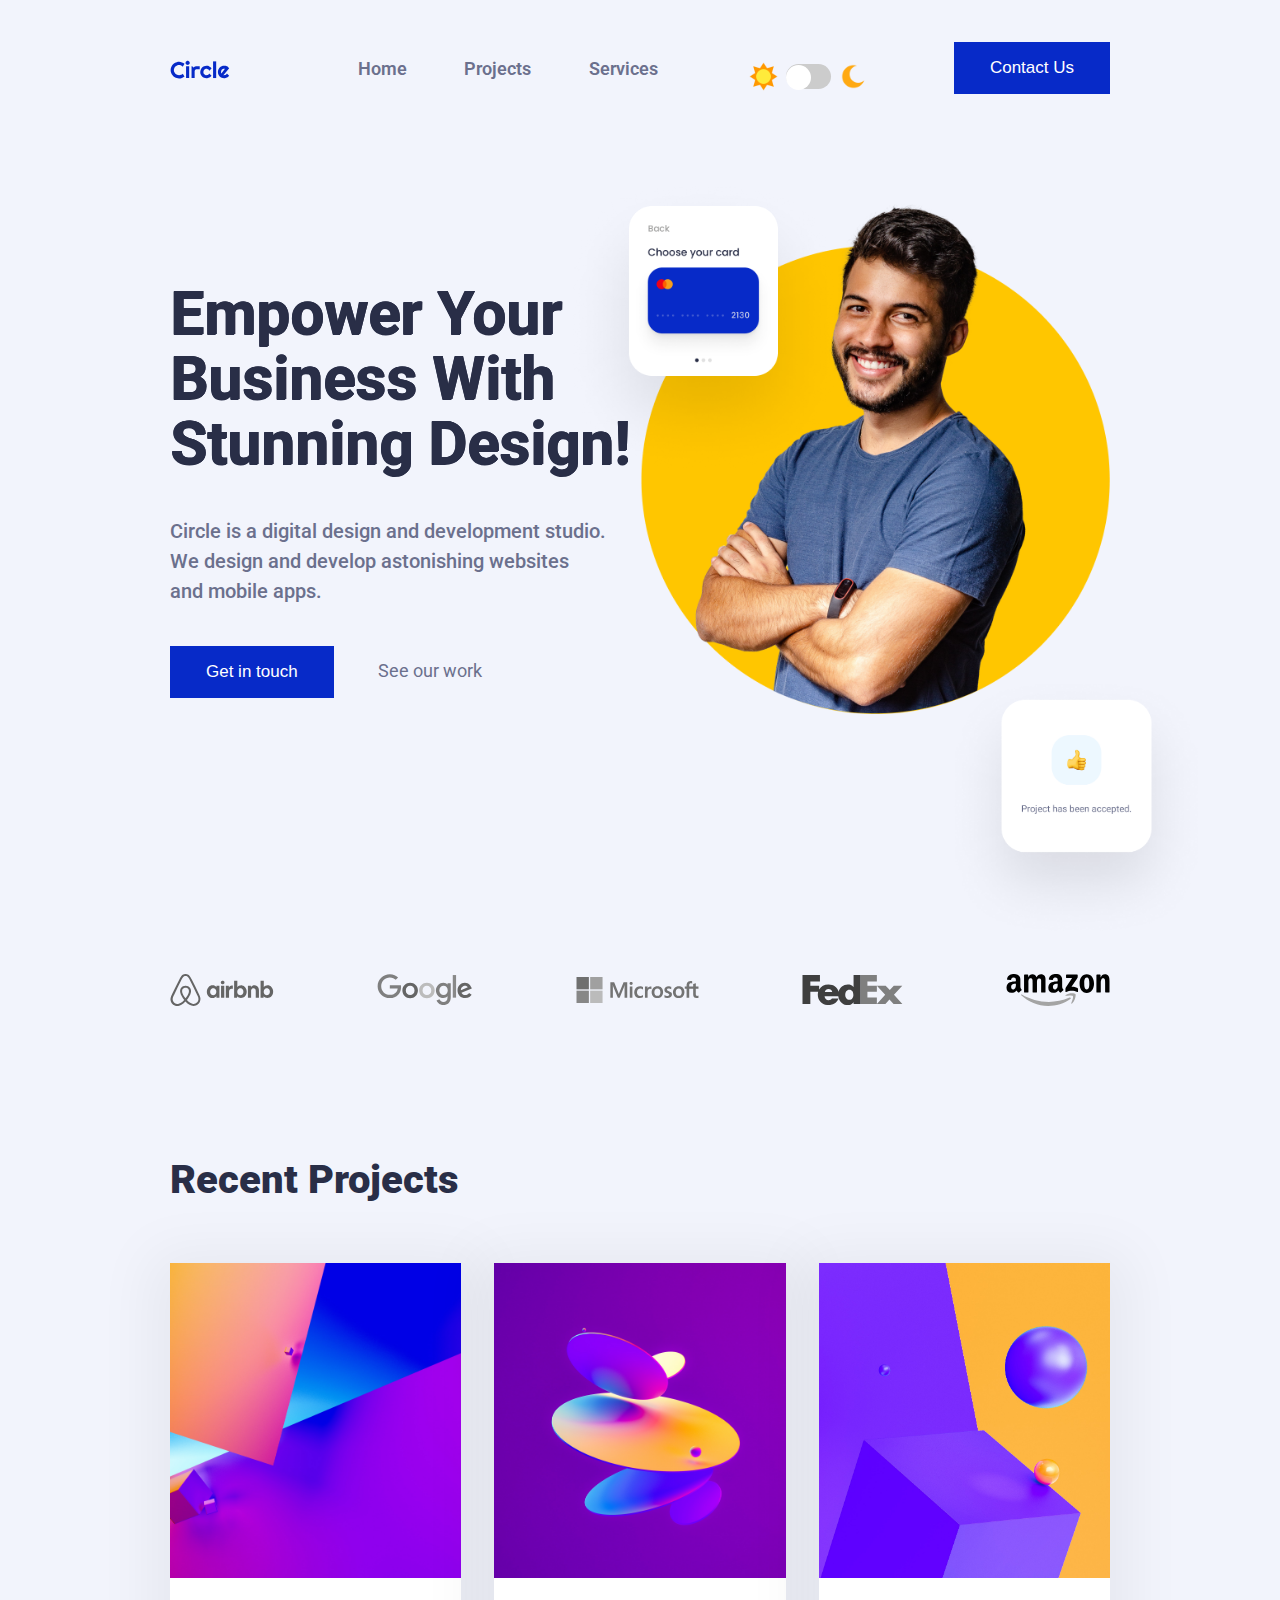
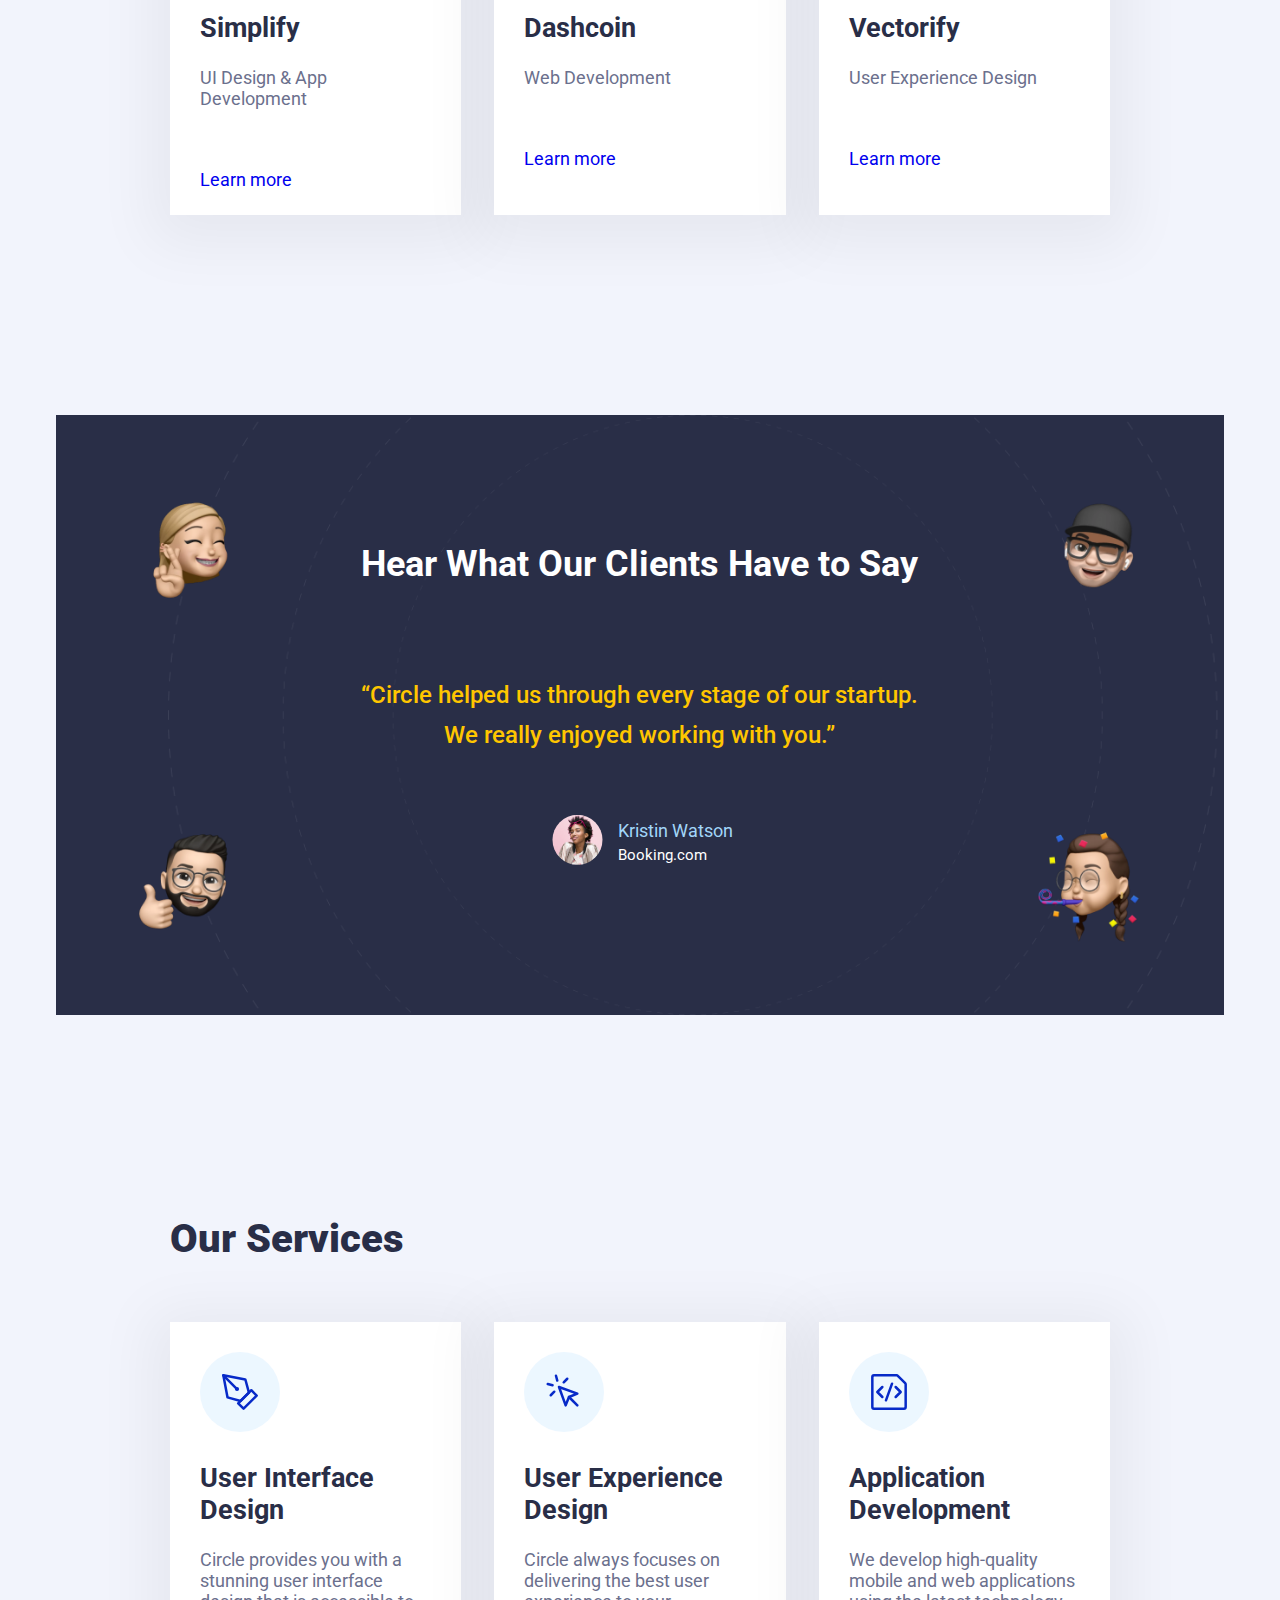
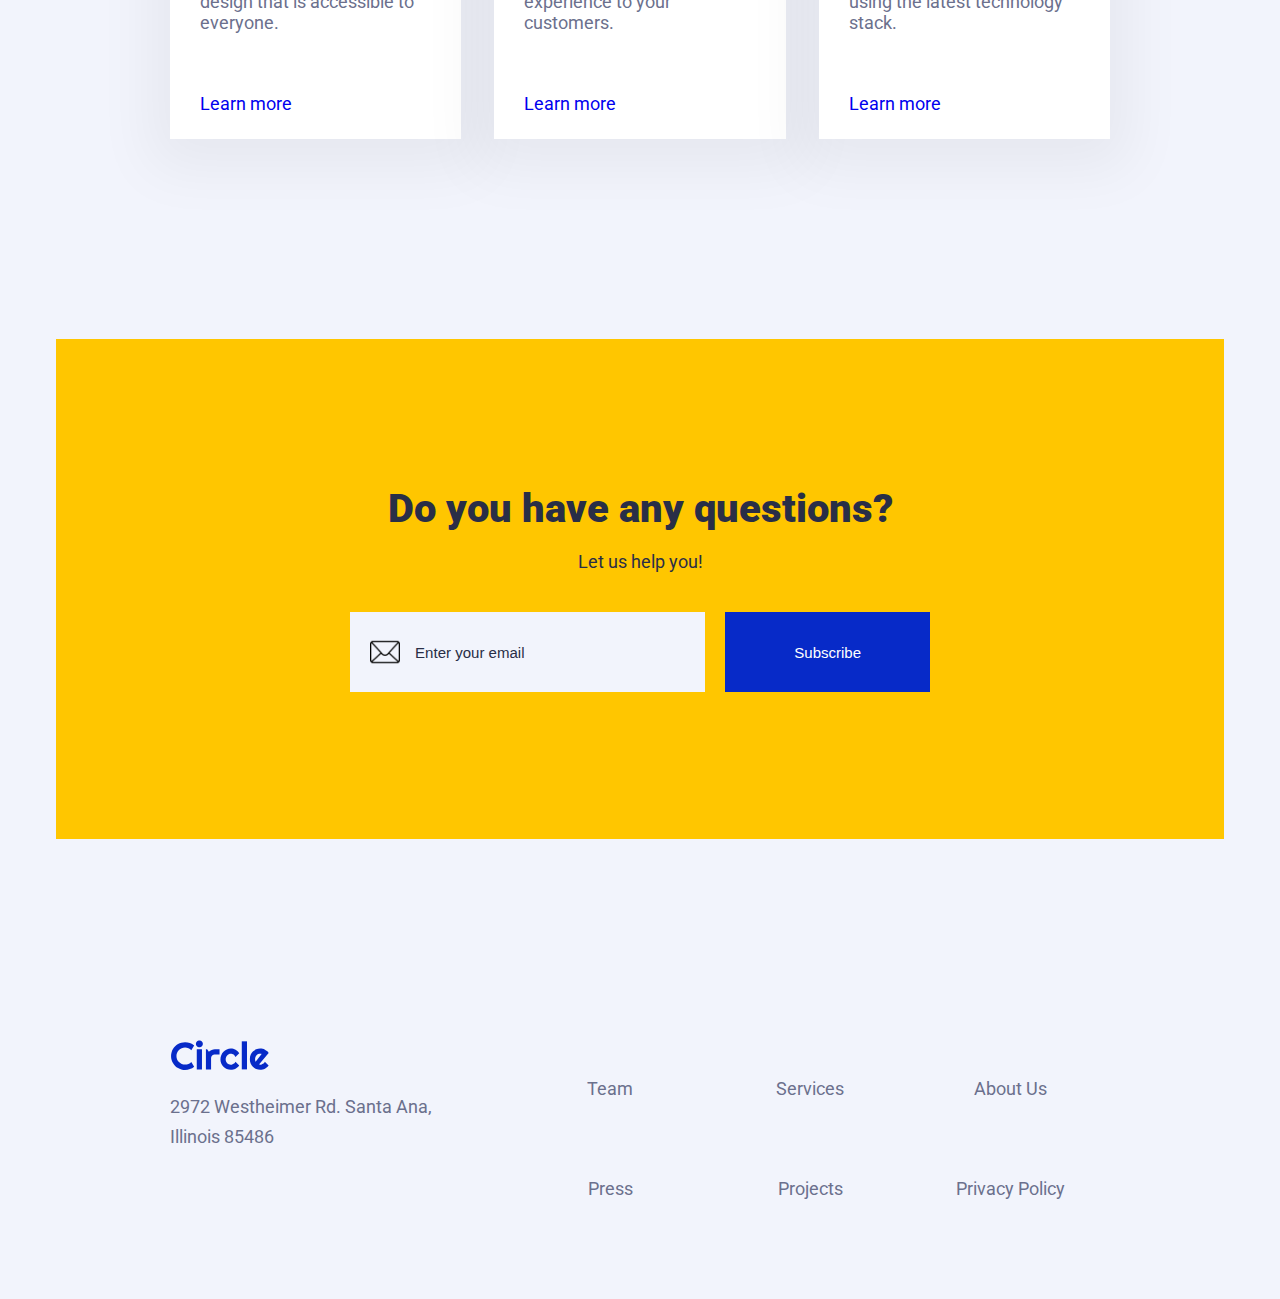
<file: index.html>
<!DOCTYPE html>
<html>
  <head>
    <meta charset="utf-8" />
    <meta http-equiv="X-UA-Compatible" content="IE=edge" />
    <title>Mid Term Project</title>
    <meta content="width=device-width, initial-scale=1" name="viewport" />
    <link
      rel="stylesheet"
      type="text/css"
      media="screen"
      href="./css/styles.css"
    />
    <script src="./js/index.js"></script>
  </head>
  <body>
    <div id="container">
      <div id="header-container">
        <navbar>
          <img id="navbar-logo" src="./assets/circle.svg" />
          <ul id="navbar-menu" class="show">
            <li><a class="menuItem" href="./index.html">Home</a></li>
            <li><a class="menuItem" href="./project.html">Projects</a></li>
            <li><a class="menuItem" href="#services-section">Services</a></li>
          </ul>
          <div id="web-mode">
            <img class="sun" src="assets/sun.png" />
            <label class="mode-switch">
              <input type="checkbox" />
              <span class="slider"></span>
            </label>
            <img class="moon" src="assets/moon.png" />
          </div>
          <button class="header-button">Contact Us</button>
          <img id="menu" src="assets/nav-menu.png" />
        </navbar>
        <header>
          <div class="header-text">
            <h1 class="title">
              <span>Empower Your<br />Business With<br />Stunning Design!</span>
            </h1>
            <h2 class="header-subtitle">
              Circle is a digital design and development studio.<br />We design
              and develop astonishing websites<br />and mobile apps.
            </h2>
            <button class="header-button">Get in touch</button>
            <a class="header-link" href="#">See our work</a>
          </div>
          <div class="header-image">
            <img class="header-card1 grow" src="./assets/card-1.png" />
            <img class="header-card2 grow" src="./assets/card-2.png" />
          </div>
        </header>
        <div id="logos">
          <img src="./assets/airbnb-logo.svg" />
          <img src="./assets/google-logo.svg" />
          <img src="./assets/microsoft-logo.svg" />
          <img src="./assets/fedex-logo.svg" />
          <img src="./assets/amazon-logo.svg" />
        </div>
        <section id="projects-section">
          <h2 class="section-title">Recent Projects</h2>
          <div class="card-container">
            <div class="section-card">
              <img src="./assets/1.jpg" />
              <div class="card-text">
                <h2>Simplify</h2>
                <p>UI Design & App Development</p>
                <br /><br />
                <a href="#">Learn more</a>
              </div>
            </div>
            <div class="section-card">
              <img src="./assets/2.jpg" />
              <div class="card-text">
                <h2>Dashcoin</h2>
                <p>Web Development</p>
                <br /><br />
                <a href="#">Learn more</a>
              </div>
            </div>
            <div class="section-card">
              <img src="./assets/3.jpg" />
              <div class="card-text">
                <h2>Vectorify</h2>
                <p>User Experience Design</p>
                <br /><br />
                <a href="#">Learn more</a>
              </div>
            </div>
          </div>
        </section>
        <section id="client-section">
          <h2>Hear What Our Clients Have to Say</h2>
          <h3>
            “Circle helped us through every stage of our startup.<br />
            We really enjoyed working with you.”
          </h3>
          <img class="memoji-1 resize" src="./assets/memoji-1.png" />
          <img class="memoji-2 resize" src="./assets/memoji-2.png" />
          <img class="memoji-3 resize" src="./assets/memoji-3.png" />
          <img class="memoji-4 resize" src="./assets/memoji-4.png" />
          <div class="profile">
            <img src="./assets/profile.png" />
            <div class="profile-text">
              <h4>Kristin Watson</h4>
              <h5>Booking.com</h5>
            </div>
          </div>
        </section>
        <section id="services-section">
          <h2 class="section-title">Our Services</h2>
          <div class="card-container">
            <div class="section-card">
              <div class="serv-img-pen"></div>
              <div class="card-text">
                <h2>User Interface Design</h2>
                <p>
                  Circle provides you with a stunning user interface design that
                  is accessible to everyone.
                </p>
                <br /><br />
                <a href="#">Learn more</a>
              </div>
            </div>
            <div class="section-card">
              <div class="serv-img-cursor"></div>
              <div class="card-text">
                <h2>User Experience Design</h2>
                <p>
                  Circle always focuses on delivering the best user experience
                  to your customers.
                </p>
                <br /><br />
                <a href="#">Learn more</a>
              </div>
            </div>
            <div class="section-card">
              <div class="serv-img-document"></div>
              <div class="card-text">
                <h2>Application Development</h2>
                <p>
                  We develop high-quality mobile and web applications using the
                  latest technology stack.
                </p>
                <br /><br />
                <a href="#">Learn more</a>
              </div>
            </div>
          </div>
        </section>
        <section id="questions-section">
          <div class="questions-text">
            <h2 class="section-title">Do you have any questions?</h2>
            <h3>Let us help you!</h3>
          </div>
          <div class="questions-button">
            <input
              type="email"
              id="email"
              placeholder="Enter your email"
              required
            />
            <button>Subscribe</button>
          </div>
        </section>
        <footer>
          <div class="footer-logo">
            <img src="./assets/circle.svg" />
            <p>
              2972 Westheimer Rd. Santa Ana,<br />
              Illinois 85486
            </p>
          </div>
          <div class="footer-links">
            <p class="team">Team</p>
            <p class="services">Services</p>
            <p class="about">About Us</p>
            <p class="press">Press</p>
            <p class="projects">Projects</p>
            <p class="privacy">Privacy Policy</p>
          </div>
        </footer>
      </div>
    </div>
  </body>
</html>
</file>
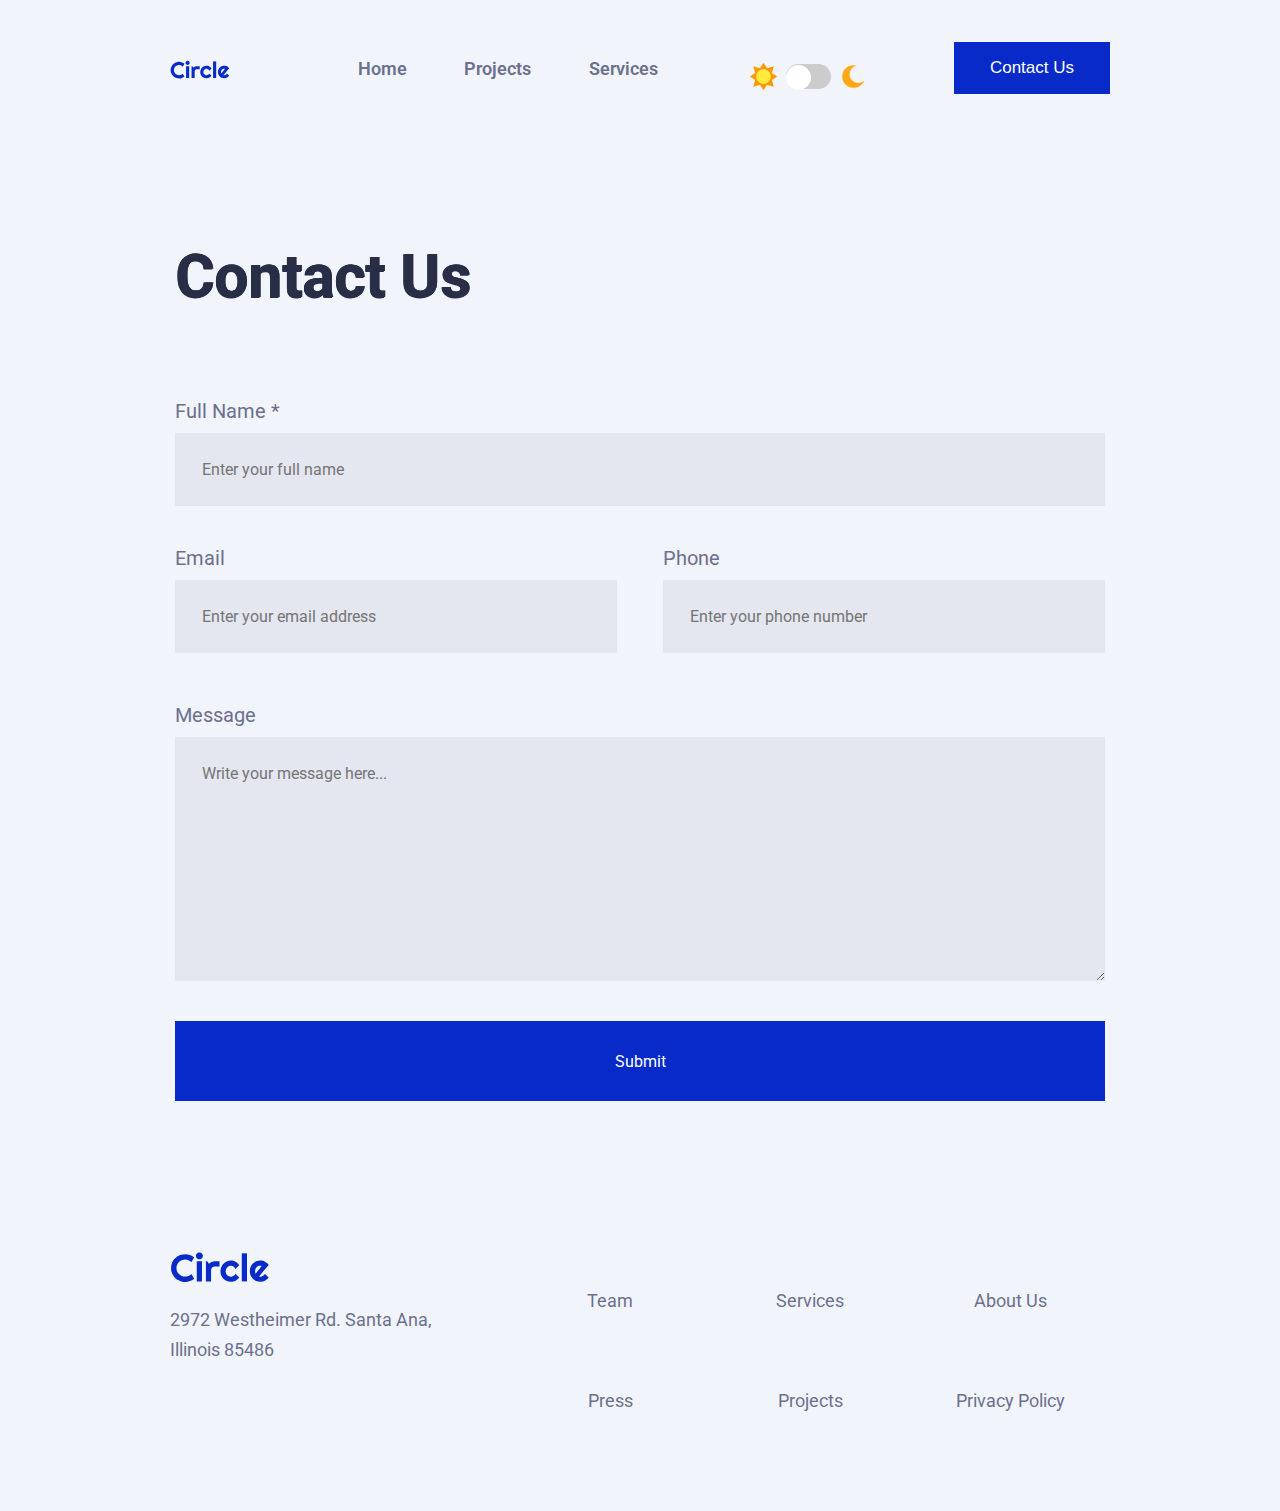
<file: contact.html>
<!DOCTYPE html>
<html>
  <head>
    <meta charset="utf-8" />
    <meta http-equiv="X-UA-Compatible" content="IE=edge" />
    <title>Mid Term Project</title>
    <meta content="width=device-width, initial-scale=1" name="viewport" />
    <link
      rel="stylesheet"
      type="text/css"
      media="screen"
      href="./css/styles.css"
    />
    <script src="./js/index.js"></script>
  </head>
  <body>
    <div id="container">
      <navbar>
        <img id="navbar-logo" src="./assets/circle.svg" />
        <ul id="navbar-menu" class="show">
          <li><a class="menuItem" href="./index.html">Home</a></li>
          <li><a class="menuItem" href="./project.html">Projects</a></li>
          <li><a class="menuItem" href="#services-section">Services</a></li>
        </ul>
        <div id="web-mode">
          <img class="sun" src="assets/sun.png" />
          <label class="mode-switch">
            <input type="checkbox" />
            <span class="slider"></span>
          </label>
          <img class="moon" src="assets/moon.png" />
        </div>
        <button class="header-button">Contact Us</button>
        <img id="menu" src="assets/nav-menu.png" />
      </navbar>
      <form id="form">
        <h1 class="title">Contact Us</h1>
        <div class="input-container">
          <label for="name">Full Name *</label>
          <input
            type="name"
            id="name"
            placeholder="Enter your full name"
            required
          />
        </div>
        <div class="middle-section">
          <div class="input-container">
            <label for="email">Email</label>
            <input
              type="email"
              id="email"
              placeholder="Enter your email address"
              required
            />
          </div>
          <div class="input-container">
            <label for="tel">Phone</label>
            <input
              type="tel"
              id="phone"
              placeholder="Enter your phone number"
              required
            />
            <span id="phone-error"></span>
          </div>
        </div>
        <div class="input-container">
          <label for="message">Message</label>
          <textarea
            id="message"
            cols="30"
            rows="10"
            placeholder="Write your message here..."
            required
          ></textarea>
          <span id="message-error"></span>
        </div>

        <input type="submit" value="Submit" class="submit-btn" />
      </form>
      <footer>
        <div class="footer-logo">
          <img src="./assets/circle.svg" />
          <p>
            2972 Westheimer Rd. Santa Ana,<br />
            Illinois 85486
          </p>
        </div>
        <div class="footer-links">
          <p class="team">Team</p>
          <p class="services">Services</p>
          <p class="about">About Us</p>
          <p class="press">Press</p>
          <p class="projects">Projects</p>
          <p class="privacy">Privacy Policy</p>
        </div>
      </footer>
    </div>
  </body>
</html>
</file>
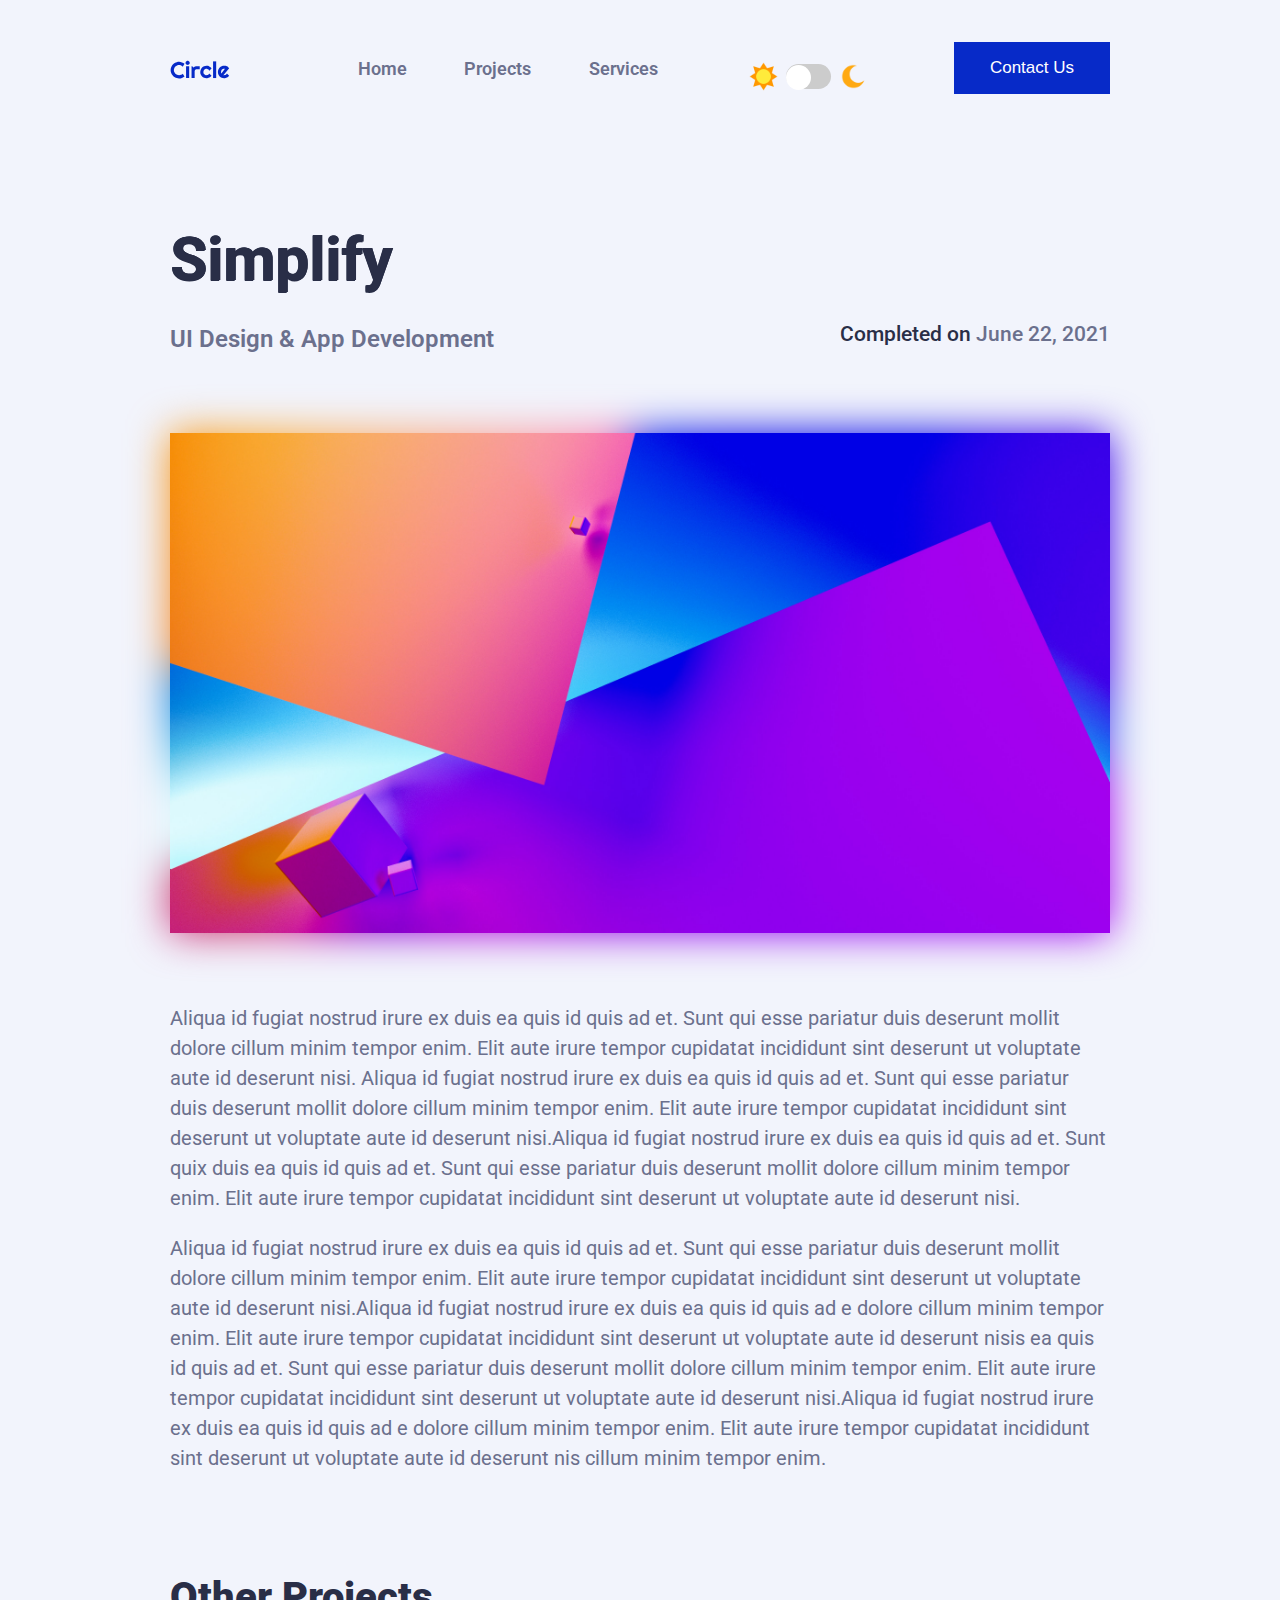
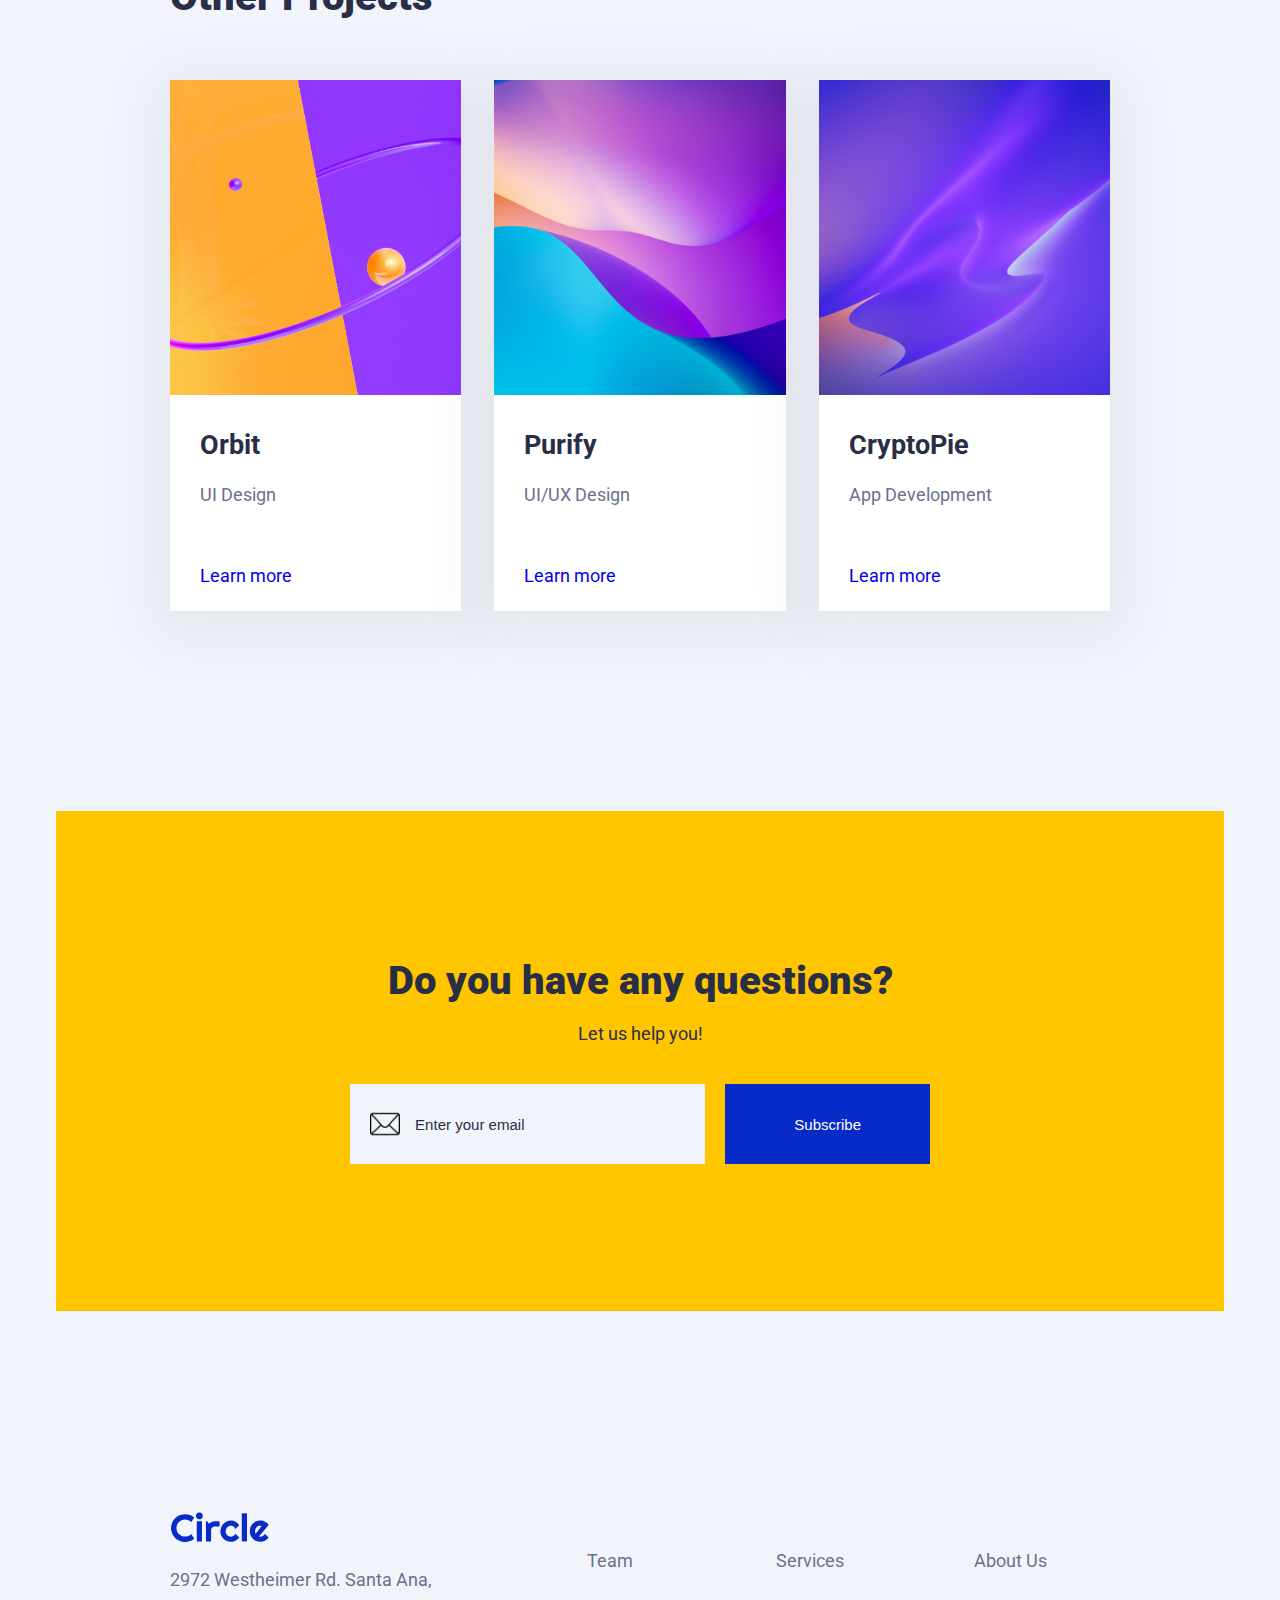
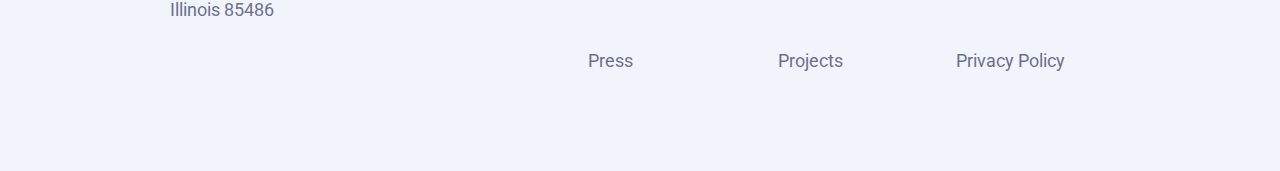
<file: project.html>
<!DOCTYPE html>
<html>
  <head>
    <meta charset="utf-8" />
    <meta http-equiv="X-UA-Compatible" content="IE=edge" />
    <title>Mid Term Project</title>
    <meta content="width=device-width, initial-scale=1" name="viewport" />
    <link
      rel="stylesheet"
      type="text/css"
      media="screen"
      href="./css/styles.css"
    />
    <script src="./js/index.js"></script>
  </head>
  <body>
    <div id="container">
        <navbar>
          <img id="navbar-logo" src="./assets/circle.svg" />
          <ul id="navbar-menu" class="show">
            <li><a class="menuItem" href="./index.html">Home</a></li>
            <li><a class="menuItem" href="./project.html">Projects</a></li>
            <li>
              <a class="menuItem" href="./index.html#services-section"
                >Services</a
              >
            </li>
          </ul>
          <div id="web-mode">
            <img class="sun" src="assets/sun.png" />
            <label class="mode-switch">
              <input type="checkbox" />
              <span class="slider"></span>
            </label>
            <img class="moon" src="assets/moon.png" />
          </div>
          <button class="header-button">Contact Us</button>
          <img id="menu" src="assets/nav-menu.png" />
        </navbar>
        <article>
          <div>
            <h1 class="article-title">Simplify</h1>
            <div class="subtitle-container">
              <h2 class="article-subtitle">UI Design & App Development</h2>
              <h2 class="article-date">
                Completed on <span>June 22, 2021</span>
              </h2>
            </div>
            <div id="article-image"></div>
            <p>
              Aliqua id fugiat nostrud irure ex duis ea quis id quis ad et. Sunt
              qui esse pariatur duis deserunt mollit dolore cillum minim tempor
              enim. Elit aute irure tempor cupidatat incididunt sint deserunt ut
              voluptate aute id deserunt nisi. Aliqua id fugiat nostrud irure ex
              duis ea quis id quis ad et. Sunt qui esse pariatur duis deserunt
              mollit dolore cillum minim tempor enim. Elit aute irure tempor
              cupidatat incididunt sint deserunt ut voluptate aute id deserunt
              nisi.Aliqua id fugiat nostrud irure ex duis ea quis id quis ad et.
              Sunt quix duis ea quis id quis ad et. Sunt qui esse pariatur duis
              deserunt mollit dolore cillum minim tempor enim. Elit aute irure
              tempor cupidatat incididunt sint deserunt ut voluptate aute id
              deserunt nisi.
            </p>
            <p>
              Aliqua id fugiat nostrud irure ex duis ea quis id quis ad et. Sunt
              qui esse pariatur duis deserunt mollit dolore cillum minim tempor
              enim. Elit aute irure tempor cupidatat incididunt sint deserunt ut
              voluptate aute id deserunt nisi.Aliqua id fugiat nostrud irure ex
              duis ea quis id quis ad e dolore cillum minim tempor enim. Elit
              aute irure tempor cupidatat incididunt sint deserunt ut voluptate
              aute id deserunt nisis ea quis id quis ad et. Sunt qui esse
              pariatur duis deserunt mollit dolore cillum minim tempor enim.
              Elit aute irure tempor cupidatat incididunt sint deserunt ut
              voluptate aute id deserunt nisi.Aliqua id fugiat nostrud irure ex
              duis ea quis id quis ad e dolore cillum minim tempor enim. Elit
              aute irure tempor cupidatat incididunt sint deserunt ut voluptate
              aute id deserunt nis cillum minim tempor enim.
            </p>
        </article>
        <section id="projects-section">
          <h2 class="section-title">Other Projects</h2>
          <div class="card-container">
            <div class="section-card">
              <img src="./assets/4.jpg" />
              <div class="card-text">
                <h2>Orbit</h2>
                <p>UI Design</p>
                <br /><br />
                <a href="#">Learn more</a>
              </div>
            </div>
            <div class="section-card">
              <img src="./assets/5.jpg" />
              <div class="card-text">
                <h2>Purify</h2>
                <p>UI/UX Design</p>
                <br /><br />
                <a href="#">Learn more</a>
              </div>
            </div>
            <div class="section-card">
              <img src="./assets/6.jpg" />
              <div class="card-text">
                <h2>CryptoPie</h2>
                <p>App Development</p>
                <br /><br />
                <a href="#">Learn more</a>
              </div>
            </div>
          </div>
        </section>
        <section id="questions-section">
          <div class="questions-text">
            <h2 class="section-title">Do you have any questions?</h2>
            <h3>Let us help you!</h3>
          </div>
          <div class="questions-button">
            <input
              type="email"
              id="email"
              placeholder="Enter your email"
              required
            />
            <button>Subscribe</button>
          </div>
        </section>
        <footer>
          <div class="footer-logo">
            <img src="./assets/circle.svg" />
            <p>
              2972 Westheimer Rd. Santa Ana,<br />
              Illinois 85486
            </p>
          </div>
          <div class="footer-links">
            <p class="team">Team</p>
            <p class="services">Services</p>
            <p class="about">About Us</p>
            <p class="press">Press</p>
            <p class="projects">Projects</p>
            <p class="privacy">Privacy Policy</p>
          </div>
        </footer>
      </div>
    </div>
  </body>
</html>
</file>
<file: css/styles.css>
@import url("https://fonts.googleapis.com/css2?family=Roboto&display=swap");

body {
  font-family: "Roboto", sans-serif;
  font-size: 18px;
  margin: 0px;
  background-color: #f2f4fc;
}

#navbar-logo {
  width: 60px;
  margin-bottom: 15px;
}

navbar {
  padding-top: 40px;
  display: flex;
  justify-content: space-between;
  align-items: flex-end;
  margin-right: 170px;
  margin-left: 170px;
}

navbar #navbar-menu {
  justify-content: space-between;
  width: 300px;
  margin-bottom: 15px;
  list-style: none;
  cursor: pointer;
}

navbar a {
  color: #6b708d;
  font-weight: 600;
  text-decoration: none;
}

navbar a:hover {
  color: #072ac8;
}

.hidden {
  display: none;
}

.show {
  display: flex;
}

header {
  margin-top: 100px;
  margin-left: 170px;
  margin-right: 170px;
  display: flex;
  margin-bottom: 130px;
}

.header-image {
  background-image: url("../assets/hero-image.png");
  height: 650px;
  width: 50%;
  background-repeat: no-repeat;
  background-size: contain;
  position: relative;
}

.header-text {
  width: 50%;
  font-stretch: expanded;
  padding-top: 5%;
}

.title {
  color: #292e47;
  text-shadow: 0px 0.5px, 0.5px 0px, 0.5px 0px;
  font-size: 3.75rem;
  line-height: 65px;
}

.title span {
  color: #292e47;
  text-shadow: 0px 0.5px, 0.5px 0px, 0.5px 0px;
  font-size: 3.75rem;
  line-height: 65px;
  display: block;
  animation: reveal 1s cubic-bezier(0.77, 0, 0.175, 1) 0.5s;
}

.header-subtitle {
  line-height: 150%;
  color: #6b708d;
  font-weight: 500;
  font-size: 20px;
  margin-bottom: 40px;
  animation: reveal 1s cubic-bezier(0.77, 0, 0.175, 1) 0.5s;
}

@keyframes reveal {
  0% {
    opacity: 0;
    transform: translateX(-600px);
  }
  100% {
    opacity: 1;
    transform: translate(0, 0);
  }
}

.article-title {
  color: #292e47;
  font-size: 3.75rem;
  margin-bottom: 10px;
  text-shadow: 0px 0.5px, 0.5px 0px, 0.5px 0px;
}

.article-subtitle {
  color: #6b708d;
  font-weight: 600;
  font-size: 24px;
  margin-bottom: 80px;
}

.article-date {
  font-size: 21px;
  font-weight: 500;
  color: #292e47;
}

.article-date span {
  color: #6b708d;
}

.subtitle-container {
  display: flex;
  justify-content: space-between;
}

#article-image {
  background-image: url(../assets/1.jpg);
  background-repeat: no-repeat;
  background-size: 100%;
  background-position: center;
  height: 500px;
  position: relative;
  margin-bottom: 70px;
}

#article-image::after {
  content: "";
  width: 100%;
  height: 100%;
  position: absolute;
  background: inherit;
  background-position: center center;
  filter: drop-shadow(0px 0px 0px rgba(0, 0, 0, 0.1)) blur(20px);
  z-index: -1;
}

article p {
  color: #6b708d;
  font-size: 20px;
  line-height: 30px;
}

.header-button {
  color: #ffff;
  background-color: #072ac8;
  padding: 16px 36px;
  font-size: 17px;
  border: none;
  cursor: pointer;
  box-shadow: inset 0 0 0 0 #8294e0;
  transition: ease-out 0.4s;
}

.header-button:hover {
  box-shadow: inset 200px 0 0 0 #685aff;
}

.header-card1 {
  width: 63%;
  position: absolute;
  top: -25px;
  left: -85px;
}

.header-card2 {
  width: 58%;
  position: absolute;
  bottom: -100px;
  left: 300px;
}

.header-link {
  margin-left: 40px;
  text-decoration: none;
  color: #6b708d;
}

#logos {
  margin: 0px 170px 150px;
  display: flex;
  justify-content: space-between;
  filter: grayscale(100%);
}

#menu {
  width: 30px;
  position: absolute;
  top: 25px;
  left: 30px;
  display: none;
}

#projects-section,
#services-section,
article {
  margin: 0px 170px 200px;
}

article {
  margin: 130px 170px 100px;
}

.section-title {
  color: #292e47;
  font-size: 40px;
  font-weight: 900;
  margin-bottom: 60px;
}

.card-container {
  display: flex;
  justify-content: space-between;
}

.section-card {
  background-color: white;
  box-shadow: 0px 10px 55px 20px rgba(0, 0, 0, 0.05);
  width: 31%;
}

.card-text {
  padding: 8px 30px 25px 30px;
}

.card-text h2 {
  color: #292e47;
}

.card-text p {
  color: #6b708d;
}

.card-text a {
  text-decoration: none;
}

#projects-section .section-card img {
  width: 100%;
  height: 35vh;
  object-fit: cover;
}

#client-section {
  background-color: #292e47;
  background-image: url("../assets/orbit.png");
  background-size: cover;
  height: 600px;
  margin: 0px 56px 200px;
  display: grid;
  grid-template-columns: 1fr 2.5fr 1fr;
  grid-template-rows: 1fr 1fr 1fr;
  grid-template-areas:
    "img1 heading img2"
    ". quote ."
    "img3 profile img4";
}

#client-section h2 {
  color: #ffff;
  font-size: 2.22rem;
  grid-area: heading;
  align-self: end;
  justify-self: center;
}

#client-section h3 {
  color: #ffc600;
  font-size: 1.5rem;
  text-align: center;
  line-height: 40px;
  font-weight: 500;
  grid-area: quote;
  align-self: center;
  justify-self: center;
}

.grow {
  transition: all 0.2s ease-in-out;
}
.grow:hover {
  transform: scale(1.1);
}

.resize {
  transition: all 0.2s ease-in-out;
}
.resize:hover {
  transform: scale(1.3);
}

.memoji-1 {
  grid-area: img1;
  width: 50%;
  justify-self: center;
  align-self: end;
}

.memoji-2 {
  grid-area: img2;
  width: 50%;
  justify-self: center;
  align-self: end;
}

.memoji-3 {
  grid-area: img3;
  width: 50%;
  justify-self: center;
  align-self: top;
}

.memoji-4 {
  grid-area: img4;
  width: 50%;
  justify-self: center;
  align-self: top;
}

.profile {
  grid-area: profile;
  justify-self: center;
  align-self: top;
  display: flex;
}

.profile img {
  clip-path: circle();
  height: 50px;
  margin-right: 10px;
}

.profile-text h4 {
  color: #a2d6f9;
  font-weight: 400;
  margin-top: 5px;
  margin-bottom: 0px;
}

.profile-text h5 {
  color: #ffff;
  font-weight: 400;
  margin-top: 5px;
}

.serv-img-pen {
  border-radius: 50%;
  background: url(../assets/pen.svg);
  background-position: center;
  background-repeat: no-repeat;
  background-size: 50%;
  height: 80px;
  width: 80px;
  margin-top: 30px;
  margin-left: 30px;
  background-color: #ecf7ff;
}

.serv-img-cursor {
  border-radius: 50%;
  background: url(../assets/cursor.svg);
  background-position: center;
  background-repeat: no-repeat;
  background-size: 50%;
  height: 80px;
  width: 80px;
  margin-top: 30px;
  margin-left: 30px;
  background-color: #ecf7ff;
}

.serv-img-document {
  border-radius: 50%;
  background: url(../assets/document.svg);
  background-position: center;
  background-repeat: no-repeat;
  background-size: 50%;
  height: 80px;
  width: 80px;
  margin-top: 30px;
  margin-left: 30px;
  background-color: #ecf7ff;
}

#questions-section {
  background-color: #ffc600;
  height: 500px;
  margin: 0px 56px 200px;
  display: flex;
  flex-direction: column;
  align-items: center;
  justify-content: center;
}

#questions-section button {
  color: #ffff;
  background-color: #072ac8;
  height: 80px;
  width: 40%;
  padding: 16px 36px;
  font-size: 0.94rem;
  border: solid 2px #072ac8;
  cursor: pointer;
  margin-left: 20px;
}

.questions-text {
  display: flex;
  flex-direction: column;
  align-items: center;
  justify-content: flex-start;
}

.questions-button {
  display: flex;
  align-items: center;
  justify-content: center;
}

.questions-button input {
  height: 78px;
  width: 350px;
  font-size: 0.94rem;
  padding-left: 65px;
  background-color: #f2f4fc;
  border: none;
  background-image: url(../assets/envelope.png);
  background-position: 20px center;
  background-size: 30px;
  background-repeat: no-repeat;
}

.questions-button input::placeholder {
  color: #292e47;
}

#questions-section h2 {
  margin-top: 0;
  margin-bottom: 10px;
}

.questions-text h3 {
  color: #292e47;
  font-weight: 400;
  font-size: 1.11rem;
  margin-top: 10px;
  margin-bottom: 40px;
}

footer {
  margin: 0px 170px 60px;
  display: flex;
  justify-content: space-between;
}

footer p {
  color: #6b708d;
  line-height: 30px;
  font-size: 1.1rem;
}

footer img {
  width: 100px;
}

.footer-links {
  height: 200px;
  width: 600px;
  display: grid;
  grid-template-columns: 1fr 1fr 1fr;
  grid-template-rows: 1fr 1fr;
  gap: 0px 0px;
  grid-template-areas:
    "team services about"
    "press projects privacy";
}

.team {
  grid-area: team;
  justify-self: center;
  align-self: center;
}
.services {
  grid-area: services;
  justify-self: center;
  align-self: center;
}

.about {
  grid-area: about;
  justify-self: center;
  align-self: center;
}
.press {
  grid-area: press;
  justify-self: center;
  align-self: center;
}
.projects {
  grid-area: projects;
  justify-self: center;
  align-self: center;
}
.privacy {
  grid-area: privacy;
  justify-self: center;
  align-self: center;
}

/*contact*/

form {
  margin: 150px 175px 150px;
}

form h1 {
  margin-bottom: 90px;
}

label {
  color: #6b708d;
  font-size: 1.25rem;
}

form input,
textarea {
  background-color: rgba(107, 114, 141, 0.1);
  display: block;
  border: none;
  padding: 27px;
  margin-top: 10px;
  margin-bottom: 10px;
  width: 100%;
  box-sizing: border-box;
  font-size: 1rem;
  font-family: inherit;
}

.middle-section {
  display: flex;
  gap: 5%;
}

.middle-section .input-container {
  width: 100%;
}

.input-container {
  margin-bottom: 40px;
}

.submit-btn {
  cursor: pointer;
  background-color: #072ac8;
  height: 80px;
  border: solid 2px #072ac8;
  color: #ffff;
  font-size: 1rem;
}

#phone-error,
#message-error {
  font-size: 1rem;
  color: red;
}

/*light-mode dark-mode*/
#web-mode {
  display: flex;
  justify-content: space-between;
  align-items: center;
  width: 120px;
}

#web-mode .sun {
  height: 35px;
}
#web-mode .moon {
  height: 25px;
  margin-left: 5px;
}

/* The switch - the box around the slider */
.mode-switch {
  position: relative;
  display: inline-block;
  width: 45px;
  height: 25px;
}

.slider {
  position: absolute;
  cursor: pointer;
  top: 0;
  left: 0;
  right: 0;
  bottom: 0;
  background-color: #ccc;
  transition: 0.4s;
  border-radius: 51px;
}

.slider:before {
  position: absolute;
  content: "";
  height: 25px;
  width: 25px;
  top: 1px;
  bottom: 2px;
  background-color: white;
  -webkit-transition: 0.4s;
  transition: 0.4s;
  border-radius: 50%;
}

input:checked + .slider {
  background-color: #072ac8;
}

input:checked + .slider:before {
  transform: translateX(25px);
}

.dark {
  background-color: #292e47;
}

body.dark .header-text .title span,
body.dark .card-text h2,
body.dark .card-text p,
body.dark .card-text a,
body.dark .article-title,
body.dark form h1 {
  color: white;
}

body.dark navbar a,
body.dark header h2,
body.dark header .header-link,
body.dark footer p,
body.dark article p,
body.dark .article-subtitle p,
body.dark .subtitle-container h2,
body.dark form label {
  color: #9fa4c3;
}

body.dark navbar a:hover {
  color: #072ac8;
}

body.dark .section-card,
body.dark #client-section {
  background-color: #585c78;
}

body.dark #logos {
  filter: grayscale(0%);
}

@media screen and (max-width: 576px) {
  #web-mode {
    display: none;
  }

  #menu {
    display: block;
  }

  navbar button {
    display: none;
  }

  #navbar-logo {
    width: 100px;
  }

  navbar {
    padding-top: 20px;
    margin-right: 0px;
    margin-left: 0px;
    display: flex;
    flex-direction: column;
    align-items: center;
  }

  navbar #navbar-menu {
    flex-direction: column;
    width: 100%;
    margin-top: 0;
    padding-left: 0;
    margin-bottom: 0;
  }

  navbar #navbar-menu li {
    padding: 15px 30px;
    background-color: #ffff;
  }

  .header-image {
    height: 350px;
    width: 100%;
    background-position: center;
  }

  header {
    margin: 30px 30px;
    display: flex;
    flex-direction: column-reverse;
  }

  .header-card1 {
    width: 55%;
    position: absolute;
    top: -25px;
    left: -25px;
  }

  .header-card2 {
    width: 55%;
    position: absolute;
    bottom: -70px;
    left: 200px;
  }

  .header-text {
    width: 100%;
  }
  .header-text .title span {
    font-size: 2.5rem;
    line-height: 45px;
  }

  .header-subtitle br {
    display: none;
  }

  #logos {
    margin: 0px 0px 0px;
    display: flex;
    flex-wrap: wrap;
    justify-content: space-evenly;
  }
  #logos img {
    width: 30%;
    padding: 20px;
  }

  #projects-section,
  #services-section {
    margin: 0px 0px 0px;
    padding: 30px;
  }

  .card-container {
    display: flex;
    flex-direction: column;
  }

  .section-card {
    width: 100%;
    margin-bottom: 30px;
  }

  #client-section {
    margin: 0px 0px 0px;
  }

  .memoji-1 {
    align-self: start;
    width: 110%;
  }

  .memoji-2 {
    align-self: start;
    width: 110%;
  }

  .memoji-3 {
    align-self: end;
    width: 110%;
  }

  .memoji-4 {
    align-self: end;
    width: 110%;
  }

  #client-section h2 {
    font-size: 1.94rem;
    margin-left: 20px;
  }

  #questions-section {
    margin: 0px 0px 30px;
  }

  .questions-text {
    width: 300px;
    text-align: center;
    align-items: center;
    justify-content: center;
  }

  .questions-button {
    display: flex;
    flex-direction: column;
  }

  .questions-button input {
    width: 90%;
    margin-bottom: 20px;
  }

  #questions-section button {
    width: 114%;
    margin-left: 0px;
  }

  footer {
    margin: 0px 0px 0px;
    padding: 30px;
    height: 300px;
    flex-direction: column;
    justify-content: start;
  }

  .footer-links {
    width: 100%;
    display: grid;
  }

  .team,
  .services,
  .about,
  .press,
  .projects,
  .privacy {
    justify-self: flex-start;
    align-self: flex-start;
  }

  /*project page*/
  article {
    margin: 30px 30px;
  }

  .subtitle-container {
    flex-direction: column;
  }
  .article-subtitle {
    margin-bottom: 0px;
  }
  #article-image {
    height: 400px;
    margin-bottom: 0px;
  }

  /*contact page*/
  form {
    margin: 30px 30px;
  }

  form .title {
    color: #292e47;
    text-shadow: 0px 0.5px, 0.5px 0px, 0.5px 0px;
    font-size: 3.75rem;
    line-height: 65px;
  }
  .middle-section {
    display: block;
  }
}
</file>
